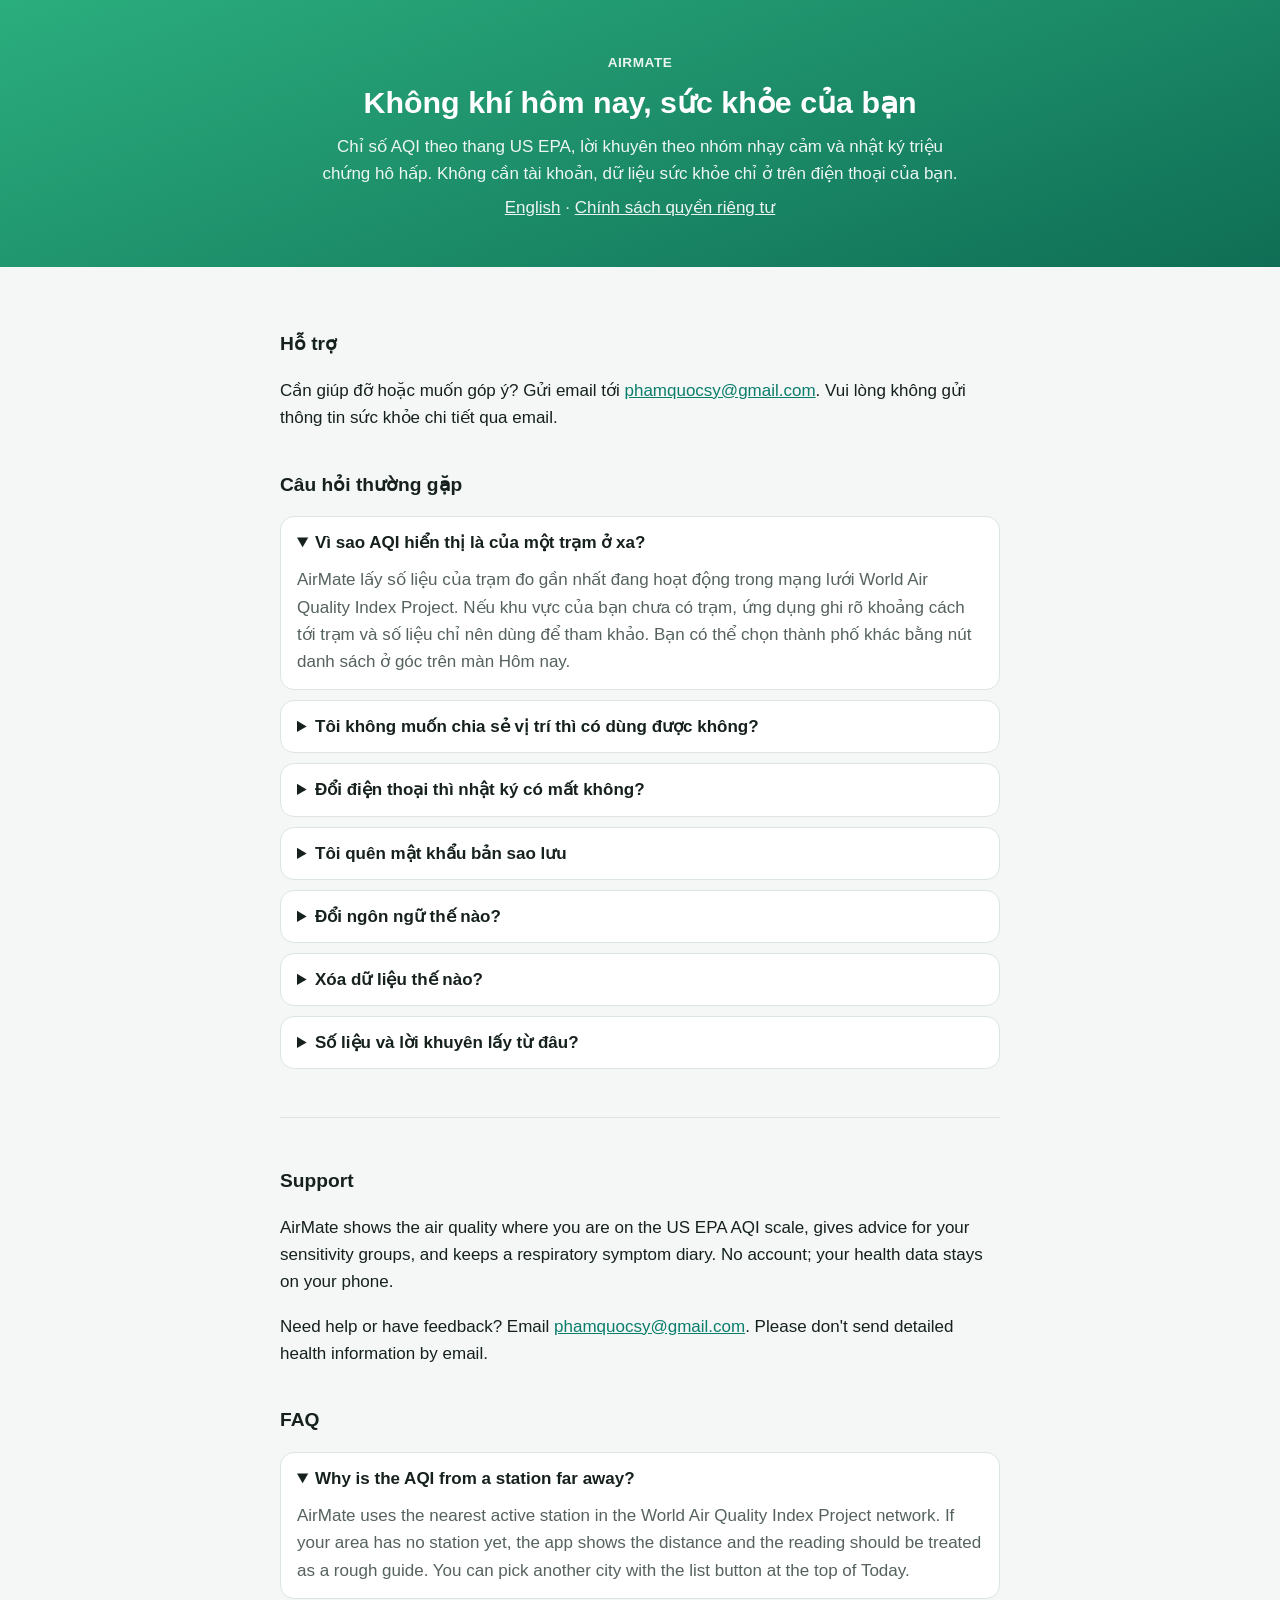
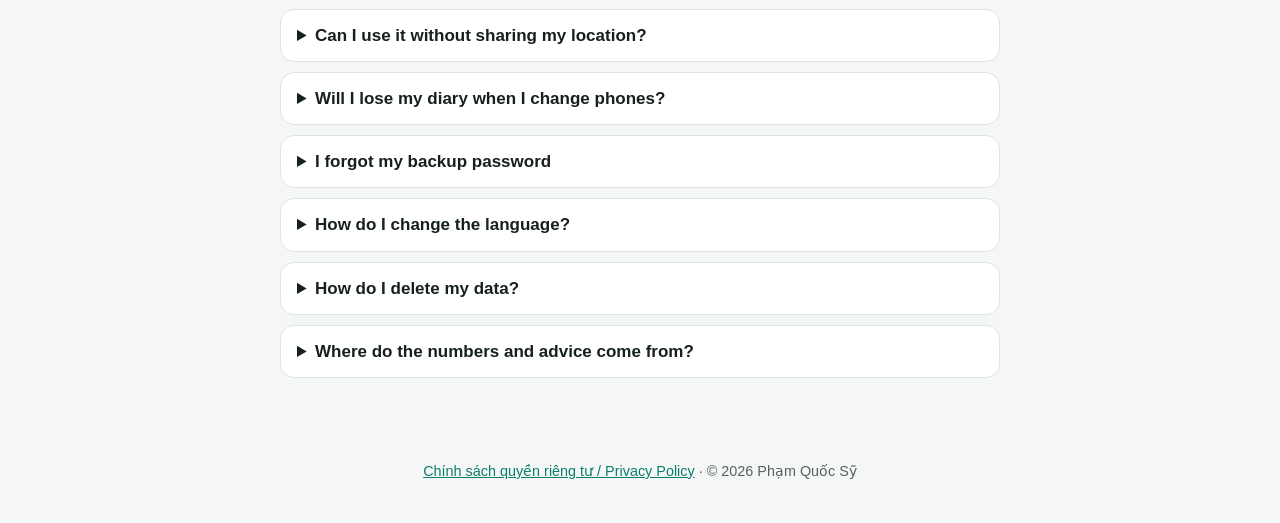
<file: index.html>
<!doctype html>
<html lang="vi">
<head>
<meta charset="utf-8">
<meta name="viewport" content="width=device-width, initial-scale=1">
<title>AirMate – Hỗ trợ / Support</title>
<meta name="description" content="AirMate: chất lượng không khí và nhật ký sức khỏe hô hấp. Hỗ trợ và câu hỏi thường gặp.">
<link rel="stylesheet" href="style.css">
</head>
<body>
<header class="hero">
  <span class="brand">AirMate</span>
  <h1>Không khí hôm nay, sức khỏe của bạn</h1>
  <p>Chỉ số AQI theo thang US EPA, lời khuyên theo nhóm nhạy cảm và nhật ký triệu chứng hô hấp. Không cần tài khoản, dữ liệu sức khỏe chỉ ở trên điện thoại của bạn.</p>
  <p><a href="#en">English</a> · <a href="privacy.html">Chính sách quyền riêng tư</a></p>
</header>

<main>
<article lang="vi">
  <h2>Hỗ trợ</h2>
  <p>Cần giúp đỡ hoặc muốn góp ý? Gửi email tới <a href="mailto:phamquocsy@gmail.com?subject=AirMate">phamquocsy@gmail.com</a>. Vui lòng không gửi thông tin sức khỏe chi tiết qua email.</p>

  <h2>Câu hỏi thường gặp</h2>
  <details open><summary>Vì sao AQI hiển thị là của một trạm ở xa?</summary>
    <p>AirMate lấy số liệu của trạm đo gần nhất đang hoạt động trong mạng lưới World Air Quality Index Project. Nếu khu vực của bạn chưa có trạm, ứng dụng ghi rõ khoảng cách tới trạm và số liệu chỉ nên dùng để tham khảo. Bạn có thể chọn thành phố khác bằng nút danh sách ở góc trên màn Hôm nay.</p></details>
  <details><summary>Tôi không muốn chia sẻ vị trí thì có dùng được không?</summary>
    <p>Có. Chọn "Chọn thành phố" ở màn chào hoặc trong danh sách khu vực. Khi đó AirMate không dùng vị trí của máy.</p></details>
  <details><summary>Đổi điện thoại thì nhật ký có mất không?</summary>
    <p>Để giữ dữ liệu, vào Hồ sơ › Sao lưu dữ liệu › Xuất bản sao lưu, đặt mật khẩu rồi gửi file vào email của bạn hoặc lưu vào Drive, Files. Trên máy mới, cài AirMate, vào Hồ sơ › Khôi phục từ bản sao lưu, chọn file và nhập đúng mật khẩu. Cách này dùng được giữa iPhone và Android.</p></details>
  <details><summary>Tôi quên mật khẩu bản sao lưu</summary>
    <p>Rất tiếc, không ai khôi phục được. AirMate không lưu mật khẩu hay bản sao lưu của bạn. Đây là cách để chỉ bạn đọc được dữ liệu của mình.</p></details>
  <details><summary>Đổi ngôn ngữ thế nào?</summary>
    <p>Hồ sơ › Ngôn ngữ: Tiếng Việt, English hoặc theo ngôn ngữ của máy.</p></details>
  <details><summary>Xóa dữ liệu thế nào?</summary>
    <p>Xóa từng ghi chép trong tab Nhật ký. Xóa ứng dụng sẽ xóa toàn bộ dữ liệu trên máy.</p></details>
  <details><summary>Số liệu và lời khuyên lấy từ đâu?</summary>
    <p>Chỉ số AQI từ World Air Quality Index Project và các cơ quan môi trường gốc (tên được ghi trong panel Trạm đo). Mức độ và lời khuyên theo hướng dẫn công khai của US EPA (AirNow). Thông tin chỉ mang tính tham khảo, không thay thế tư vấn y tế.</p></details>
</article>

<hr>

<article lang="en" id="en">
  <h2>Support</h2>
  <p>AirMate shows the air quality where you are on the US EPA AQI scale, gives advice for your sensitivity groups, and keeps a respiratory symptom diary. No account; your health data stays on your phone.</p>
  <p>Need help or have feedback? Email <a href="mailto:phamquocsy@gmail.com?subject=AirMate">phamquocsy@gmail.com</a>. Please don't send detailed health information by email.</p>

  <h2>FAQ</h2>
  <details open><summary>Why is the AQI from a station far away?</summary>
    <p>AirMate uses the nearest active station in the World Air Quality Index Project network. If your area has no station yet, the app shows the distance and the reading should be treated as a rough guide. You can pick another city with the list button at the top of Today.</p></details>
  <details><summary>Can I use it without sharing my location?</summary>
    <p>Yes. Choose "Choose a City" on the welcome screen or in the location list. AirMate then doesn't use your device location.</p></details>
  <details><summary>Will I lose my diary when I change phones?</summary>
    <p>Go to Profile › Backup › Export a Backup, set a password and email the file to yourself or save it to Drive or Files. On the new phone, install AirMate, open Profile › Restore from a Backup, pick the file and enter the same password. It works between iPhone and Android.</p></details>
  <details><summary>I forgot my backup password</summary>
    <p>Sorry, nobody can recover it. AirMate never stores your password or backups, so only you can read your data.</p></details>
  <details><summary>How do I change the language?</summary>
    <p>Profile › Language: Tiếng Việt, English, or your device language.</p></details>
  <details><summary>How do I delete my data?</summary>
    <p>Delete entries in the Diary tab. Deleting the app erases all data on the device.</p></details>
  <details><summary>Where do the numbers and advice come from?</summary>
    <p>AQI from the World Air Quality Index Project and the originating environmental agencies (named in the Station panel). Levels and advice follow public US EPA (AirNow) guidance. For reference only; not a substitute for medical advice.</p></details>
</article>
</main>

<footer><a href="privacy.html">Chính sách quyền riêng tư / Privacy Policy</a> · © 2026 Phạm Quốc Sỹ</footer>
</body>
</html>
</file>
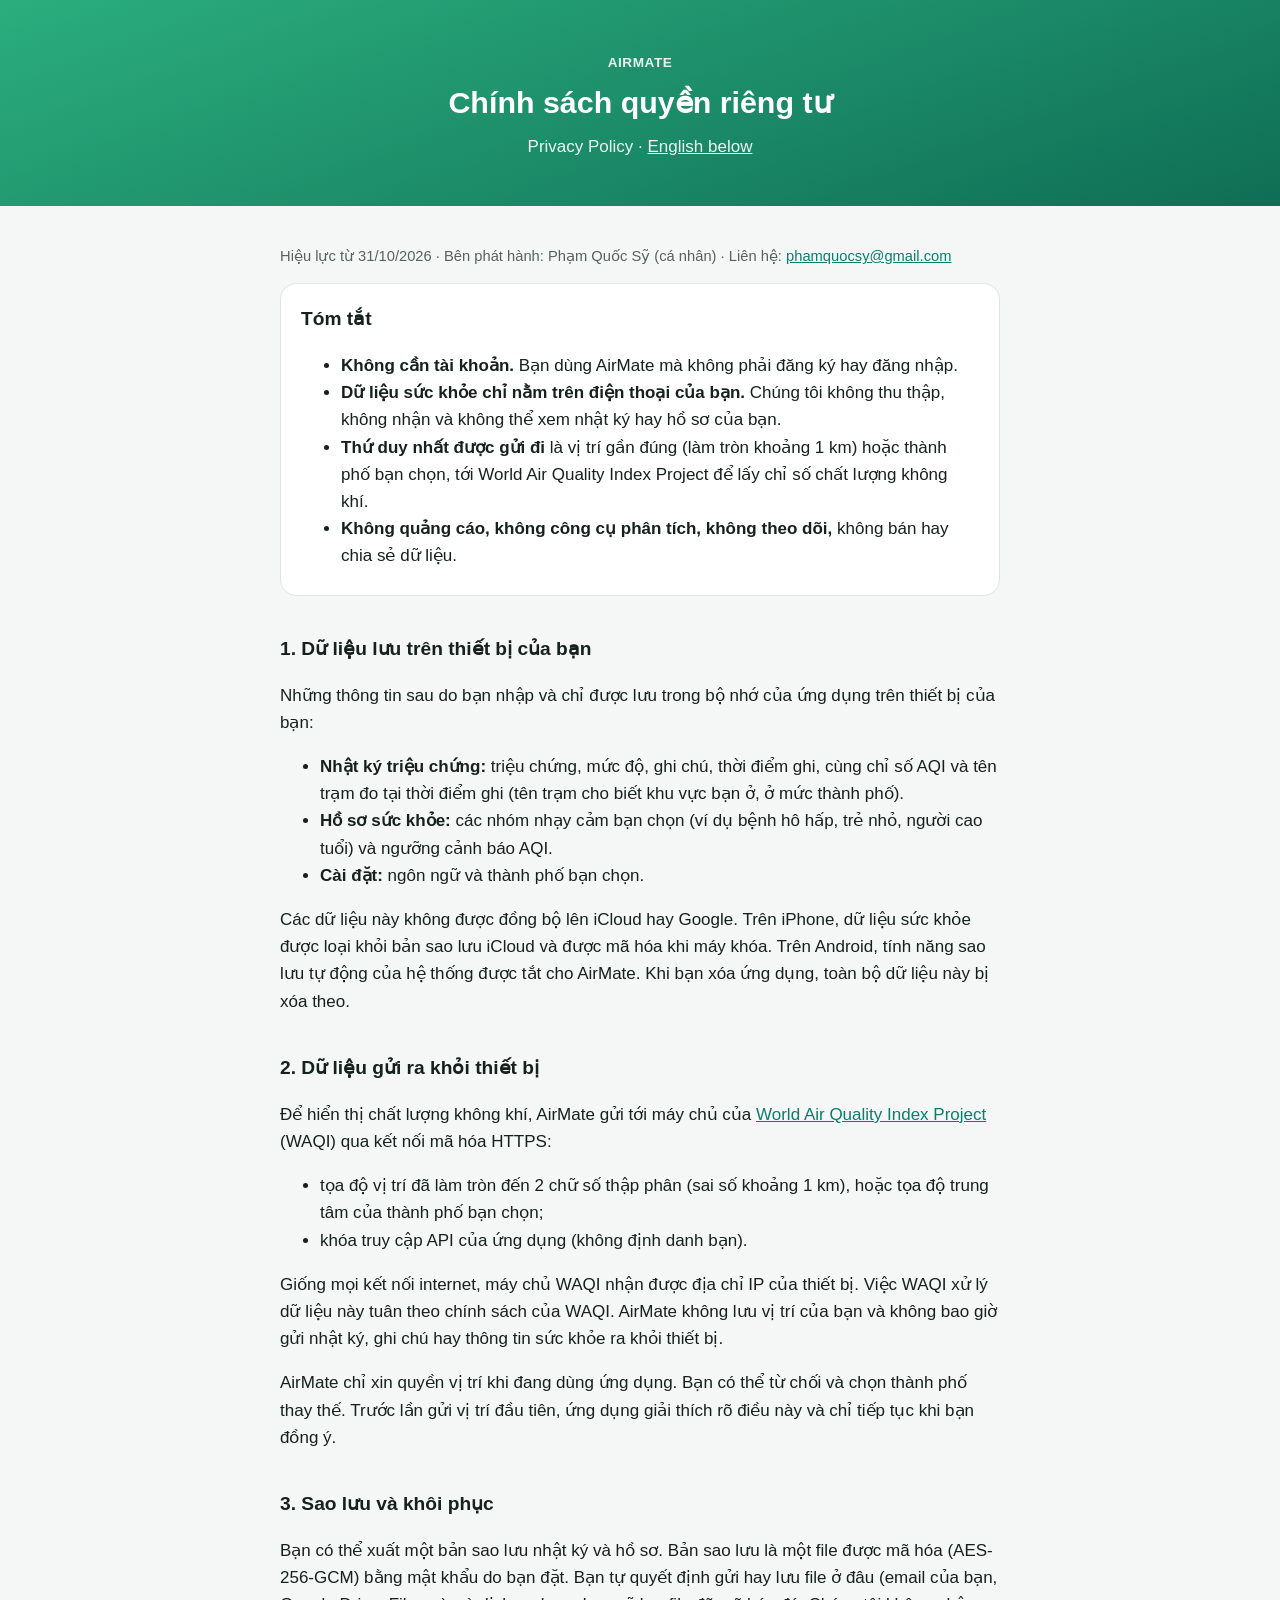
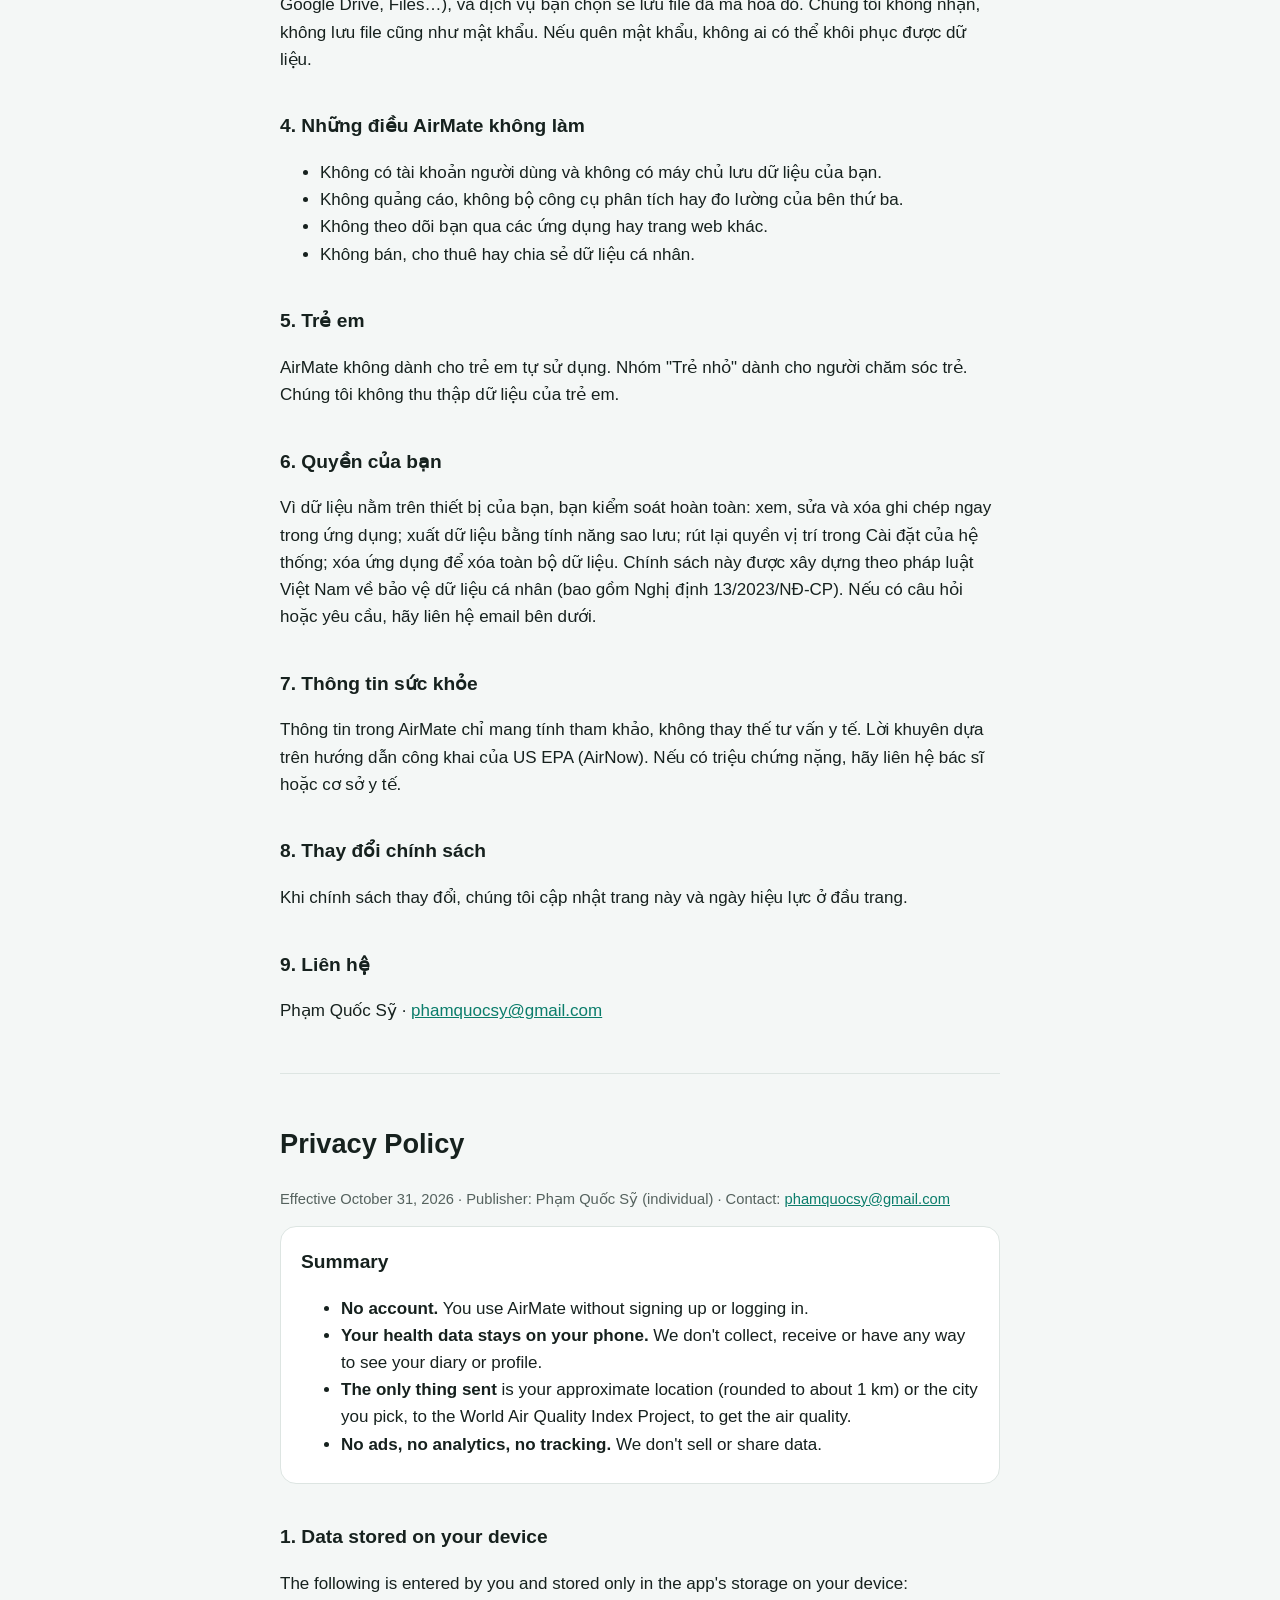
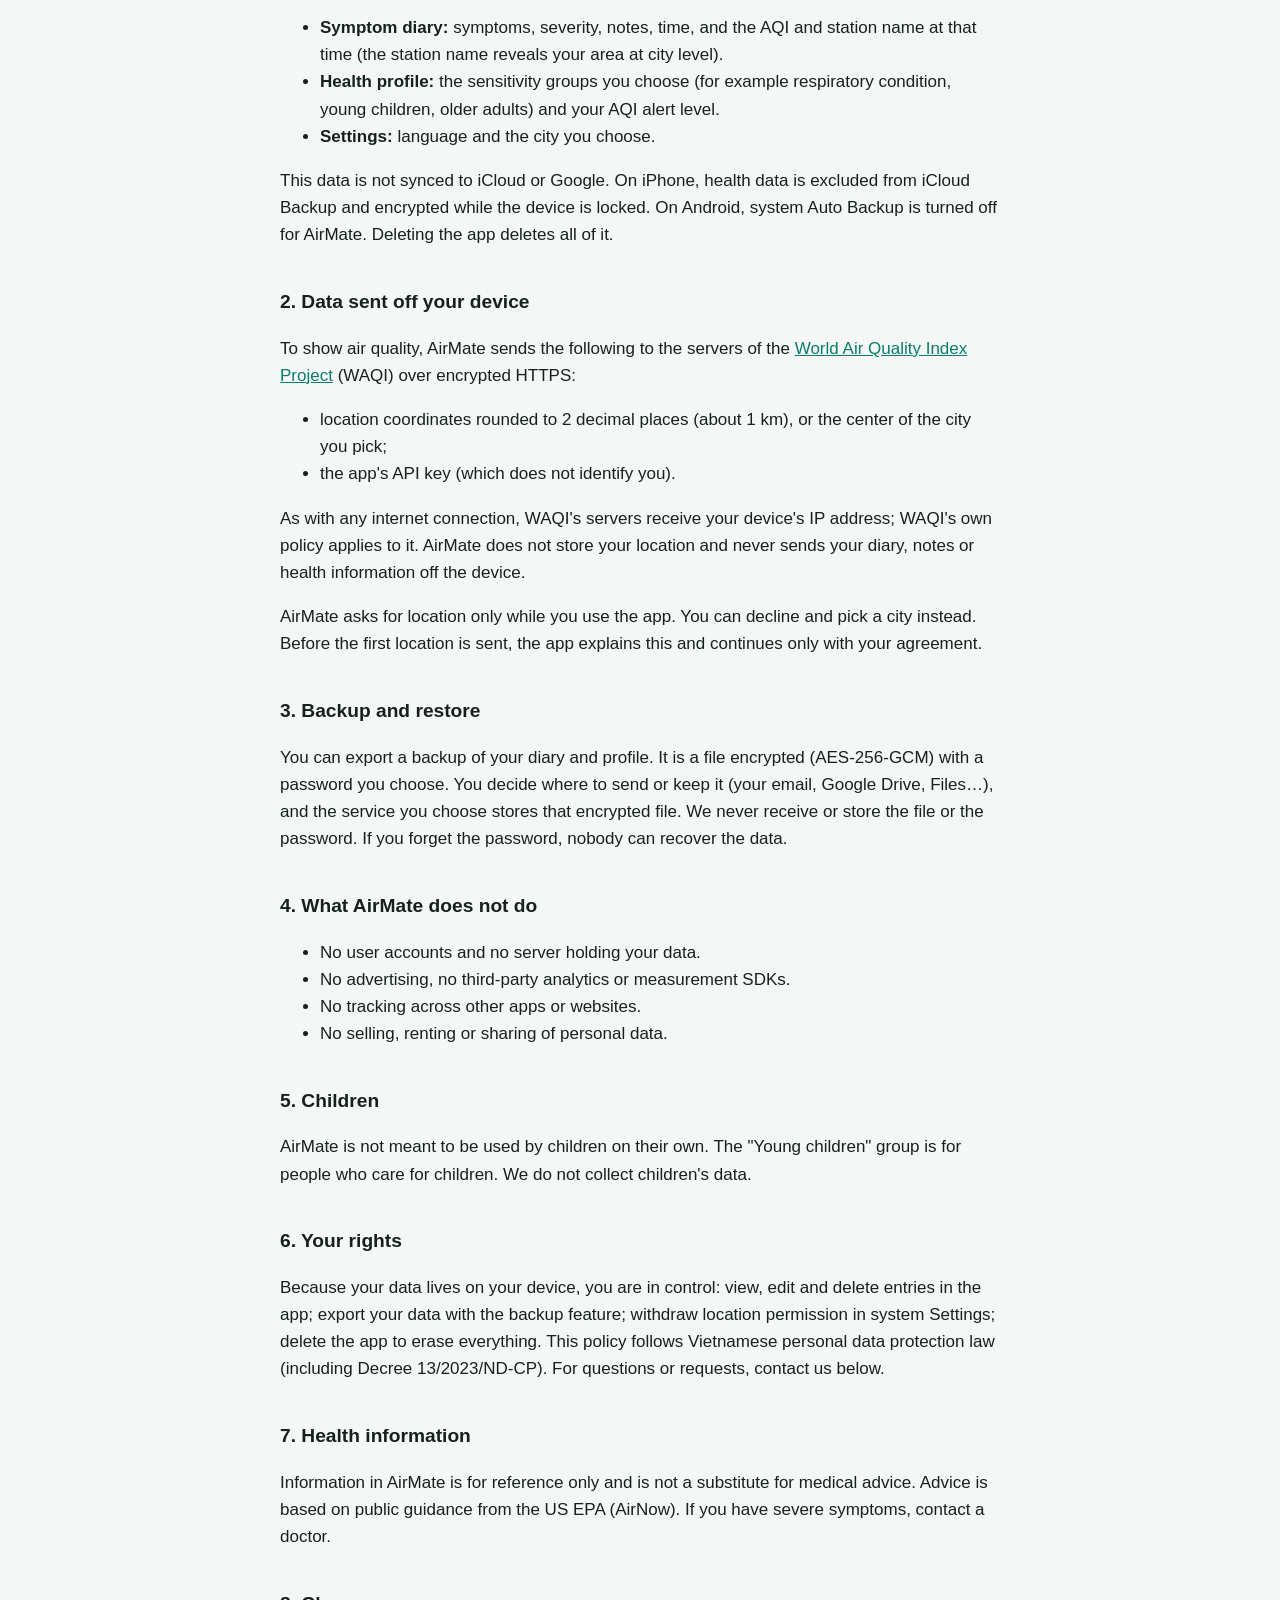
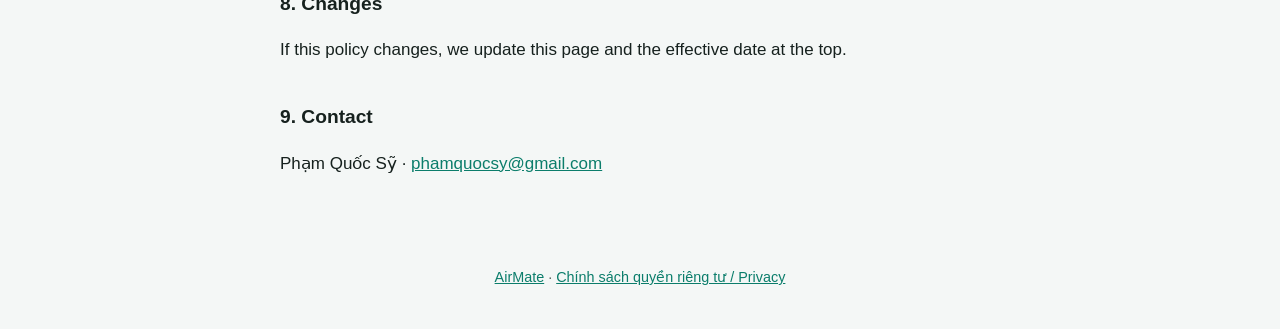
<file: privacy.html>
<!doctype html>
<html lang="vi">
<head>
<meta charset="utf-8">
<meta name="viewport" content="width=device-width, initial-scale=1">
<title>AirMate – Chính sách quyền riêng tư / Privacy Policy</title>
<meta name="description" content="AirMate không cần tài khoản, không thu thập dữ liệu sức khỏe. Nhật ký chỉ lưu trên thiết bị của bạn.">
<link rel="stylesheet" href="style.css">
</head>
<body>
<header class="hero">
  <a class="brand" href="./">AirMate</a>
  <h1>Chính sách quyền riêng tư</h1>
  <p>Privacy Policy · <a href="#en">English below</a></p>
</header>

<main>
<article lang="vi">
  <p class="meta">Hiệu lực từ 31/10/2026 · Bên phát hành: Phạm Quốc Sỹ (cá nhân) · Liên hệ: <a href="mailto:phamquocsy@gmail.com">phamquocsy@gmail.com</a></p>

  <section class="summary">
    <h2>Tóm tắt</h2>
    <ul>
      <li><strong>Không cần tài khoản.</strong> Bạn dùng AirMate mà không phải đăng ký hay đăng nhập.</li>
      <li><strong>Dữ liệu sức khỏe chỉ nằm trên điện thoại của bạn.</strong> Chúng tôi không thu thập, không nhận và không thể xem nhật ký hay hồ sơ của bạn.</li>
      <li><strong>Thứ duy nhất được gửi đi</strong> là vị trí gần đúng (làm tròn khoảng 1 km) hoặc thành phố bạn chọn, tới World Air Quality Index Project để lấy chỉ số chất lượng không khí.</li>
      <li><strong>Không quảng cáo, không công cụ phân tích, không theo dõi,</strong> không bán hay chia sẻ dữ liệu.</li>
    </ul>
  </section>

  <h2>1. Dữ liệu lưu trên thiết bị của bạn</h2>
  <p>Những thông tin sau do bạn nhập và chỉ được lưu trong bộ nhớ của ứng dụng trên thiết bị của bạn:</p>
  <ul>
    <li><strong>Nhật ký triệu chứng:</strong> triệu chứng, mức độ, ghi chú, thời điểm ghi, cùng chỉ số AQI và tên trạm đo tại thời điểm ghi (tên trạm cho biết khu vực bạn ở, ở mức thành phố).</li>
    <li><strong>Hồ sơ sức khỏe:</strong> các nhóm nhạy cảm bạn chọn (ví dụ bệnh hô hấp, trẻ nhỏ, người cao tuổi) và ngưỡng cảnh báo AQI.</li>
    <li><strong>Cài đặt:</strong> ngôn ngữ và thành phố bạn chọn.</li>
  </ul>
  <p>Các dữ liệu này không được đồng bộ lên iCloud hay Google. Trên iPhone, dữ liệu sức khỏe được loại khỏi bản sao lưu iCloud và được mã hóa khi máy khóa. Trên Android, tính năng sao lưu tự động của hệ thống được tắt cho AirMate. Khi bạn xóa ứng dụng, toàn bộ dữ liệu này bị xóa theo.</p>

  <h2>2. Dữ liệu gửi ra khỏi thiết bị</h2>
  <p>Để hiển thị chất lượng không khí, AirMate gửi tới máy chủ của <a href="https://aqicn.org">World Air Quality Index Project</a> (WAQI) qua kết nối mã hóa HTTPS:</p>
  <ul>
    <li>tọa độ vị trí đã làm tròn đến 2 chữ số thập phân (sai số khoảng 1 km), hoặc tọa độ trung tâm của thành phố bạn chọn;</li>
    <li>khóa truy cập API của ứng dụng (không định danh bạn).</li>
  </ul>
  <p>Giống mọi kết nối internet, máy chủ WAQI nhận được địa chỉ IP của thiết bị. Việc WAQI xử lý dữ liệu này tuân theo chính sách của WAQI. AirMate không lưu vị trí của bạn và không bao giờ gửi nhật ký, ghi chú hay thông tin sức khỏe ra khỏi thiết bị.</p>
  <p>AirMate chỉ xin quyền vị trí khi đang dùng ứng dụng. Bạn có thể từ chối và chọn thành phố thay thế. Trước lần gửi vị trí đầu tiên, ứng dụng giải thích rõ điều này và chỉ tiếp tục khi bạn đồng ý.</p>

  <h2>3. Sao lưu và khôi phục</h2>
  <p>Bạn có thể xuất một bản sao lưu nhật ký và hồ sơ. Bản sao lưu là một file được mã hóa (AES-256-GCM) bằng mật khẩu do bạn đặt. Bạn tự quyết định gửi hay lưu file ở đâu (email của bạn, Google Drive, Files…), và dịch vụ bạn chọn sẽ lưu file đã mã hóa đó. Chúng tôi không nhận, không lưu file cũng như mật khẩu. Nếu quên mật khẩu, không ai có thể khôi phục được dữ liệu.</p>

  <h2>4. Những điều AirMate không làm</h2>
  <ul>
    <li>Không có tài khoản người dùng và không có máy chủ lưu dữ liệu của bạn.</li>
    <li>Không quảng cáo, không bộ công cụ phân tích hay đo lường của bên thứ ba.</li>
    <li>Không theo dõi bạn qua các ứng dụng hay trang web khác.</li>
    <li>Không bán, cho thuê hay chia sẻ dữ liệu cá nhân.</li>
  </ul>

  <h2>5. Trẻ em</h2>
  <p>AirMate không dành cho trẻ em tự sử dụng. Nhóm "Trẻ nhỏ" dành cho người chăm sóc trẻ. Chúng tôi không thu thập dữ liệu của trẻ em.</p>

  <h2>6. Quyền của bạn</h2>
  <p>Vì dữ liệu nằm trên thiết bị của bạn, bạn kiểm soát hoàn toàn: xem, sửa và xóa ghi chép ngay trong ứng dụng; xuất dữ liệu bằng tính năng sao lưu; rút lại quyền vị trí trong Cài đặt của hệ thống; xóa ứng dụng để xóa toàn bộ dữ liệu. Chính sách này được xây dựng theo pháp luật Việt Nam về bảo vệ dữ liệu cá nhân (bao gồm Nghị định 13/2023/NĐ-CP). Nếu có câu hỏi hoặc yêu cầu, hãy liên hệ email bên dưới.</p>

  <h2>7. Thông tin sức khỏe</h2>
  <p>Thông tin trong AirMate chỉ mang tính tham khảo, không thay thế tư vấn y tế. Lời khuyên dựa trên hướng dẫn công khai của US EPA (AirNow). Nếu có triệu chứng nặng, hãy liên hệ bác sĩ hoặc cơ sở y tế.</p>

  <h2>8. Thay đổi chính sách</h2>
  <p>Khi chính sách thay đổi, chúng tôi cập nhật trang này và ngày hiệu lực ở đầu trang.</p>

  <h2>9. Liên hệ</h2>
  <p>Phạm Quốc Sỹ · <a href="mailto:phamquocsy@gmail.com">phamquocsy@gmail.com</a></p>
</article>

<hr>

<article lang="en" id="en">
  <h1>Privacy Policy</h1>
  <p class="meta">Effective October 31, 2026 · Publisher: Phạm Quốc Sỹ (individual) · Contact: <a href="mailto:phamquocsy@gmail.com">phamquocsy@gmail.com</a></p>

  <section class="summary">
    <h2>Summary</h2>
    <ul>
      <li><strong>No account.</strong> You use AirMate without signing up or logging in.</li>
      <li><strong>Your health data stays on your phone.</strong> We don't collect, receive or have any way to see your diary or profile.</li>
      <li><strong>The only thing sent</strong> is your approximate location (rounded to about 1 km) or the city you pick, to the World Air Quality Index Project, to get the air quality.</li>
      <li><strong>No ads, no analytics, no tracking.</strong> We don't sell or share data.</li>
    </ul>
  </section>

  <h2>1. Data stored on your device</h2>
  <p>The following is entered by you and stored only in the app's storage on your device:</p>
  <ul>
    <li><strong>Symptom diary:</strong> symptoms, severity, notes, time, and the AQI and station name at that time (the station name reveals your area at city level).</li>
    <li><strong>Health profile:</strong> the sensitivity groups you choose (for example respiratory condition, young children, older adults) and your AQI alert level.</li>
    <li><strong>Settings:</strong> language and the city you choose.</li>
  </ul>
  <p>This data is not synced to iCloud or Google. On iPhone, health data is excluded from iCloud Backup and encrypted while the device is locked. On Android, system Auto Backup is turned off for AirMate. Deleting the app deletes all of it.</p>

  <h2>2. Data sent off your device</h2>
  <p>To show air quality, AirMate sends the following to the servers of the <a href="https://aqicn.org">World Air Quality Index Project</a> (WAQI) over encrypted HTTPS:</p>
  <ul>
    <li>location coordinates rounded to 2 decimal places (about 1 km), or the center of the city you pick;</li>
    <li>the app's API key (which does not identify you).</li>
  </ul>
  <p>As with any internet connection, WAQI's servers receive your device's IP address; WAQI's own policy applies to it. AirMate does not store your location and never sends your diary, notes or health information off the device.</p>
  <p>AirMate asks for location only while you use the app. You can decline and pick a city instead. Before the first location is sent, the app explains this and continues only with your agreement.</p>

  <h2>3. Backup and restore</h2>
  <p>You can export a backup of your diary and profile. It is a file encrypted (AES-256-GCM) with a password you choose. You decide where to send or keep it (your email, Google Drive, Files…), and the service you choose stores that encrypted file. We never receive or store the file or the password. If you forget the password, nobody can recover the data.</p>

  <h2>4. What AirMate does not do</h2>
  <ul>
    <li>No user accounts and no server holding your data.</li>
    <li>No advertising, no third-party analytics or measurement SDKs.</li>
    <li>No tracking across other apps or websites.</li>
    <li>No selling, renting or sharing of personal data.</li>
  </ul>

  <h2>5. Children</h2>
  <p>AirMate is not meant to be used by children on their own. The "Young children" group is for people who care for children. We do not collect children's data.</p>

  <h2>6. Your rights</h2>
  <p>Because your data lives on your device, you are in control: view, edit and delete entries in the app; export your data with the backup feature; withdraw location permission in system Settings; delete the app to erase everything. This policy follows Vietnamese personal data protection law (including Decree 13/2023/ND-CP). For questions or requests, contact us below.</p>

  <h2>7. Health information</h2>
  <p>Information in AirMate is for reference only and is not a substitute for medical advice. Advice is based on public guidance from the US EPA (AirNow). If you have severe symptoms, contact a doctor.</p>

  <h2>8. Changes</h2>
  <p>If this policy changes, we update this page and the effective date at the top.</p>

  <h2>9. Contact</h2>
  <p>Phạm Quốc Sỹ · <a href="mailto:phamquocsy@gmail.com">phamquocsy@gmail.com</a></p>
</article>
</main>

<footer><a href="./">AirMate</a> · <a href="privacy.html">Chính sách quyền riêng tư / Privacy</a></footer>
</body>
</html>
</file>
<file: style.css>
/* AirMate public pages. No external fonts, scripts or trackers. */
:root {
  --bg: #f4f7f6;
  --text: #16211e;
  --muted: #55625e;
  --card: #ffffff;
  --line: #dde5e2;
  --accent: #0b7d6b;
  --hero-1: #2bae7e;
  --hero-2: #0f6e55;
}
@media (prefers-color-scheme: dark) {
  :root {
    --bg: #0e1513;
    --text: #e7efec;
    --muted: #9fb0aa;
    --card: #172220;
    --line: #26332f;
    --accent: #5fd3b8;
    --hero-1: #1c7a59;
    --hero-2: #0a3f31;
  }
}
* { box-sizing: border-box; }
body {
  margin: 0;
  background: var(--bg);
  color: var(--text);
  font: 17px/1.6 -apple-system, BlinkMacSystemFont, "Segoe UI", Roboto, "Helvetica Neue", Arial, sans-serif;
}
a { color: var(--accent); }
.hero {
  background: linear-gradient(160deg, var(--hero-1), var(--hero-2));
  color: #fff;
  padding: 48px 20px 40px;
  text-align: center;
}
.hero a { color: #fff; }
.hero h1 { margin: 8px auto 12px; max-width: 720px; font-size: 1.9rem; line-height: 1.25; }
.hero p { margin: 6px auto; max-width: 640px; opacity: .92; }
.brand { font-weight: 700; letter-spacing: .04em; text-transform: uppercase; font-size: .85rem; text-decoration: none; opacity: .9; }
main { max-width: 760px; margin: 0 auto; padding: 24px 20px 48px; }
article h1 { font-size: 1.7rem; margin-top: 8px; }
h2 { font-size: 1.2rem; margin-top: 2em; }
.meta { color: var(--muted); font-size: .92rem; }
.summary { background: var(--card); border: 1px solid var(--line); border-radius: 16px; padding: 4px 20px 8px; }
.summary h2 { margin-top: 16px; }
details { background: var(--card); border: 1px solid var(--line); border-radius: 14px; padding: 12px 16px; margin: 10px 0; }
summary { cursor: pointer; font-weight: 600; }
details p { margin: 10px 0 2px; color: var(--muted); }
hr { border: 0; border-top: 1px solid var(--line); margin: 48px 0; }
footer { text-align: center; color: var(--muted); font-size: .9rem; padding: 24px 20px 40px; }
@media (max-width: 480px) { .hero h1 { font-size: 1.5rem; } body { font-size: 16px; } }
</file>
